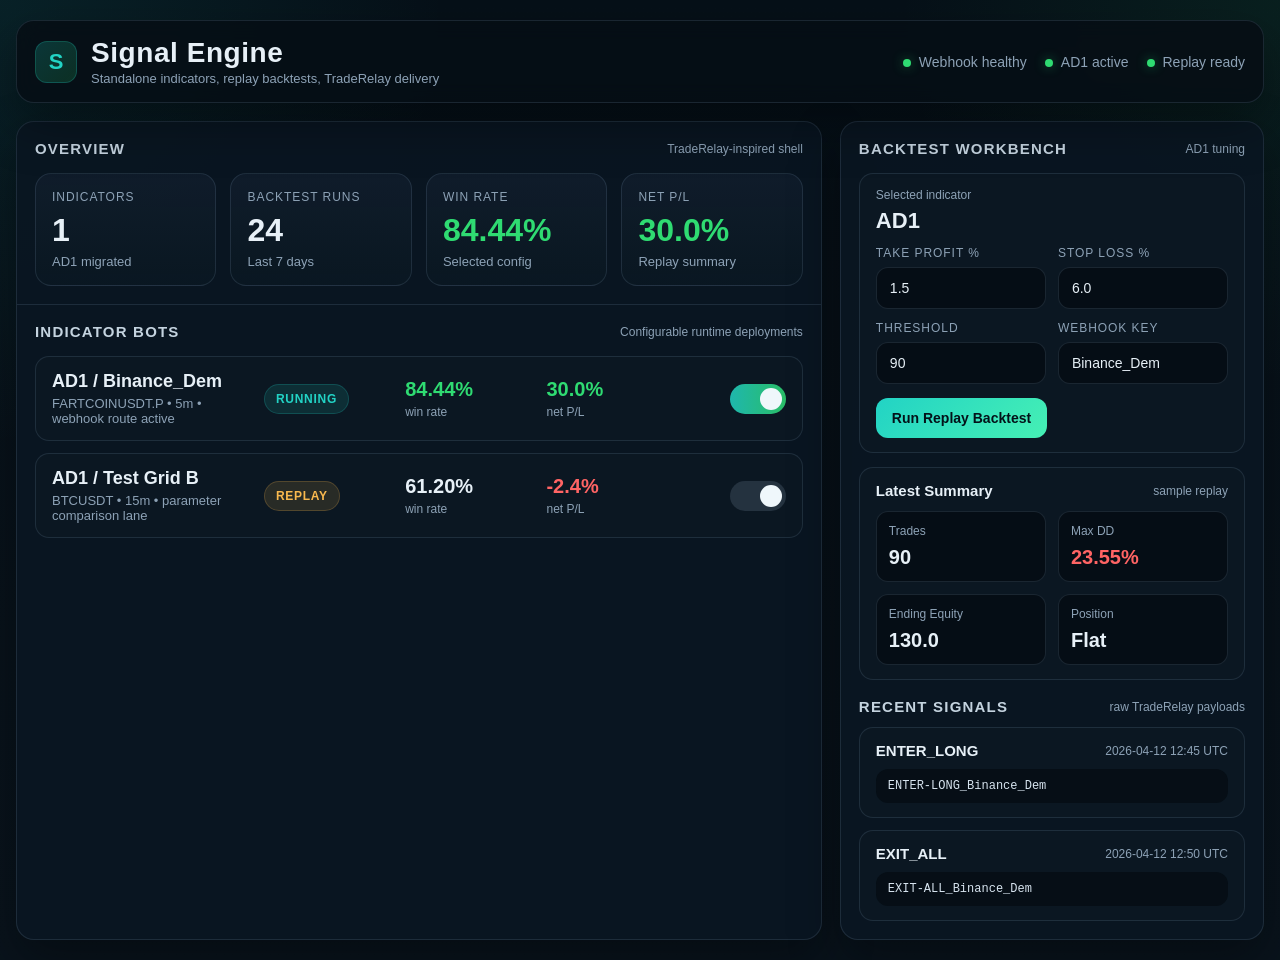
<file: ui/dashboard_mockup.html>
<!DOCTYPE html>
<html lang="en">
<head>
  <meta charset="UTF-8">
  <meta name="viewport" content="width=device-width, initial-scale=1.0">
  <title>Signal Engine Dashboard</title>
  <style>
    :root {
      --bg: #071018;
      --bg-soft: #0b1722;
      --panel: rgba(10, 22, 34, 0.92);
      --panel-strong: #0e1d2b;
      --line: rgba(120, 149, 175, 0.18);
      --text: #e7f0f7;
      --muted: #8da2b6;
      --teal: #22d3c5;
      --green: #2fdb72;
      --red: #ff6464;
      --amber: #f8b84e;
      --shadow: 0 20px 50px rgba(0, 0, 0, 0.35);
    }

    * {
      box-sizing: border-box;
    }

    body {
      margin: 0;
      min-height: 100vh;
      font-family: "Segoe UI", "Trebuchet MS", sans-serif;
      background:
        radial-gradient(circle at top left, rgba(34, 211, 197, 0.09), transparent 28%),
        radial-gradient(circle at top right, rgba(47, 219, 114, 0.08), transparent 24%),
        linear-gradient(180deg, #061018 0%, #09131c 100%);
      color: var(--text);
    }

    .shell {
      width: min(1400px, calc(100vw - 32px));
      margin: 20px auto;
    }

    .topbar {
      display: flex;
      align-items: center;
      justify-content: space-between;
      padding: 16px 18px;
      border: 1px solid var(--line);
      background: rgba(6, 14, 21, 0.88);
      border-radius: 18px;
      box-shadow: var(--shadow);
      backdrop-filter: blur(10px);
    }

    .brand {
      display: flex;
      align-items: center;
      gap: 14px;
    }

    .mark {
      width: 42px;
      height: 42px;
      border-radius: 12px;
      display: grid;
      place-items: center;
      background: linear-gradient(135deg, rgba(34, 211, 197, 0.2), rgba(47, 219, 114, 0.16));
      color: var(--teal);
      font-size: 22px;
      font-weight: 700;
      border: 1px solid rgba(34, 211, 197, 0.22);
    }

    .brand h1 {
      margin: 0;
      font-size: 28px;
      letter-spacing: 0.02em;
    }

    .brand p {
      margin: 2px 0 0;
      color: var(--muted);
      font-size: 13px;
    }

    .statusbar {
      display: flex;
      align-items: center;
      gap: 18px;
      color: var(--muted);
      font-size: 14px;
    }

    .dot {
      display: inline-block;
      width: 8px;
      height: 8px;
      border-radius: 50%;
      margin-right: 8px;
      background: var(--green);
      box-shadow: 0 0 12px rgba(47, 219, 114, 0.45);
    }

    .grid {
      display: grid;
      grid-template-columns: 1.9fr 1fr;
      gap: 18px;
      margin-top: 18px;
    }

    .panel {
      border: 1px solid var(--line);
      background: var(--panel);
      border-radius: 18px;
      box-shadow: var(--shadow);
      overflow: hidden;
    }

    .section {
      padding: 18px;
    }

    .section-title {
      display: flex;
      justify-content: space-between;
      align-items: center;
      margin-bottom: 16px;
    }

    .section-title h2,
    .section-title h3 {
      margin: 0;
      font-size: 15px;
      letter-spacing: 0.08em;
      text-transform: uppercase;
      color: #c4d3df;
    }

    .cards {
      display: grid;
      grid-template-columns: repeat(4, minmax(0, 1fr));
      gap: 14px;
    }

    .card {
      padding: 16px;
      border: 1px solid var(--line);
      border-radius: 16px;
      background: linear-gradient(180deg, rgba(16, 29, 43, 0.96), rgba(10, 23, 34, 0.94));
    }

    .label {
      color: var(--muted);
      font-size: 12px;
      text-transform: uppercase;
      letter-spacing: 0.08em;
    }

    .value {
      margin-top: 10px;
      font-size: 32px;
      font-weight: 700;
      line-height: 1;
    }

    .subvalue {
      margin-top: 8px;
      font-size: 13px;
      color: var(--muted);
    }

    .positive {
      color: var(--green);
    }

    .negative {
      color: var(--red);
    }

    .bot-list {
      display: grid;
      gap: 12px;
    }

    .bot-row {
      display: grid;
      grid-template-columns: 1.4fr 0.9fr 0.9fr 1fr 84px;
      gap: 14px;
      align-items: center;
      padding: 14px 16px;
      border: 1px solid var(--line);
      border-radius: 14px;
      background: rgba(12, 24, 35, 0.88);
    }

    .bot-name {
      font-size: 18px;
      font-weight: 600;
    }

    .bot-meta {
      margin-top: 4px;
      font-size: 13px;
      color: var(--muted);
    }

    .pill {
      justify-self: start;
      padding: 7px 11px;
      border-radius: 999px;
      font-size: 12px;
      font-weight: 700;
      letter-spacing: 0.06em;
      text-transform: uppercase;
      background: rgba(34, 211, 197, 0.12);
      color: var(--teal);
      border: 1px solid rgba(34, 211, 197, 0.2);
    }

    .metric-block strong {
      display: block;
      font-size: 20px;
    }

    .metric-block span {
      display: block;
      margin-top: 4px;
      color: var(--muted);
      font-size: 12px;
    }

    .toggle {
      width: 56px;
      height: 30px;
      border-radius: 999px;
      background: linear-gradient(90deg, rgba(34, 211, 197, 0.85), rgba(47, 219, 114, 0.85));
      position: relative;
      justify-self: end;
    }

    .toggle::after {
      content: "";
      position: absolute;
      top: 4px;
      right: 4px;
      width: 22px;
      height: 22px;
      border-radius: 50%;
      background: #eff7fb;
    }

    .log-list,
    .form-list {
      display: grid;
      gap: 12px;
    }

    .log-row,
    .form-card,
    .summary-card {
      padding: 14px 16px;
      border: 1px solid var(--line);
      border-radius: 14px;
      background: rgba(12, 24, 35, 0.88);
    }

    .log-head,
    .summary-head {
      display: flex;
      justify-content: space-between;
      align-items: center;
      gap: 12px;
      margin-bottom: 10px;
    }

    .log-head strong,
    .summary-head strong {
      font-size: 15px;
    }

    .small {
      color: var(--muted);
      font-size: 12px;
    }

    .code {
      font-family: "Consolas", "Courier New", monospace;
      font-size: 12px;
      padding: 10px 12px;
      border-radius: 12px;
      background: rgba(5, 13, 20, 0.86);
      color: #d7e4ef;
      overflow-x: auto;
    }

    .fields {
      display: grid;
      grid-template-columns: 1fr 1fr;
      gap: 12px;
      margin-top: 12px;
    }

    .field label {
      display: block;
      margin-bottom: 7px;
      font-size: 12px;
      color: var(--muted);
      text-transform: uppercase;
      letter-spacing: 0.08em;
    }

    .field .input {
      padding: 12px 13px;
      border-radius: 12px;
      border: 1px solid var(--line);
      background: rgba(5, 13, 20, 0.88);
      color: var(--text);
      font-size: 14px;
    }

    .cta {
      margin-top: 14px;
      padding: 12px 16px;
      border-radius: 12px;
      border: none;
      color: #031219;
      background: linear-gradient(135deg, var(--teal), #46f0b4);
      font-size: 14px;
      font-weight: 700;
      cursor: pointer;
    }

    .mini-grid {
      display: grid;
      grid-template-columns: 1fr 1fr;
      gap: 12px;
      margin-top: 12px;
    }

    .mini {
      padding: 12px;
      border-radius: 12px;
      background: rgba(5, 13, 20, 0.88);
      border: 1px solid var(--line);
    }

    .mini strong {
      display: block;
      font-size: 20px;
      margin-top: 8px;
    }

    @media (max-width: 1120px) {
      .grid {
        grid-template-columns: 1fr;
      }

      .cards {
        grid-template-columns: repeat(2, minmax(0, 1fr));
      }

      .bot-row {
        grid-template-columns: 1fr;
      }

      .toggle {
        justify-self: start;
      }
    }

    @media (max-width: 720px) {
      .shell {
        width: min(100vw - 18px, 1400px);
        margin: 10px auto;
      }

      .topbar {
        flex-direction: column;
        align-items: flex-start;
        gap: 14px;
      }

      .cards,
      .fields,
      .mini-grid {
        grid-template-columns: 1fr;
      }

      .value {
        font-size: 28px;
      }
    }
  </style>
</head>
<body>
  <div class="shell">
    <header class="topbar">
      <div class="brand">
        <div class="mark">S</div>
        <div>
          <h1>Signal Engine</h1>
          <p>Standalone indicators, replay backtests, TradeRelay delivery</p>
        </div>
      </div>
      <div class="statusbar">
        <span><span class="dot"></span>Webhook healthy</span>
        <span><span class="dot"></span>AD1 active</span>
        <span><span class="dot"></span>Replay ready</span>
      </div>
    </header>

    <main class="grid">
      <section class="panel">
        <div class="section">
          <div class="section-title">
            <h2>Overview</h2>
            <span class="small">TradeRelay-inspired shell</span>
          </div>

          <div class="cards">
            <div class="card">
              <div class="label">Indicators</div>
              <div class="value">1</div>
              <div class="subvalue">AD1 migrated</div>
            </div>
            <div class="card">
              <div class="label">Backtest Runs</div>
              <div class="value">24</div>
              <div class="subvalue">Last 7 days</div>
            </div>
            <div class="card">
              <div class="label">Win Rate</div>
              <div class="value positive">84.44%</div>
              <div class="subvalue">Selected config</div>
            </div>
            <div class="card">
              <div class="label">Net P/L</div>
              <div class="value positive">30.0%</div>
              <div class="subvalue">Replay summary</div>
            </div>
          </div>
        </div>

        <div class="section" style="border-top: 1px solid var(--line);">
          <div class="section-title">
            <h2>Indicator Bots</h2>
            <span class="small">Configurable runtime deployments</span>
          </div>

          <div class="bot-list">
            <div class="bot-row">
              <div>
                <div class="bot-name">AD1 / Binance_Dem</div>
                <div class="bot-meta">FARTCOINUSDT.P • 5m • webhook route active</div>
              </div>
              <div class="pill">Running</div>
              <div class="metric-block">
                <strong class="positive">84.44%</strong>
                <span>win rate</span>
              </div>
              <div class="metric-block">
                <strong class="positive">30.0%</strong>
                <span>net P/L</span>
              </div>
              <div class="toggle" aria-hidden="true"></div>
            </div>

            <div class="bot-row">
              <div>
                <div class="bot-name">AD1 / Test Grid B</div>
                <div class="bot-meta">BTCUSDT • 15m • parameter comparison lane</div>
              </div>
              <div class="pill" style="background: rgba(248, 184, 78, 0.12); color: var(--amber); border-color: rgba(248, 184, 78, 0.2);">Replay</div>
              <div class="metric-block">
                <strong>61.20%</strong>
                <span>win rate</span>
              </div>
              <div class="metric-block">
                <strong class="negative">-2.4%</strong>
                <span>net P/L</span>
              </div>
              <div class="toggle" aria-hidden="true" style="background: rgba(85, 102, 119, 0.35);"></div>
            </div>
          </div>
        </div>
      </section>

      <aside class="panel">
        <div class="section">
          <div class="section-title">
            <h3>Backtest Workbench</h3>
            <span class="small">AD1 tuning</span>
          </div>

          <div class="form-card">
            <div class="small">Selected indicator</div>
            <div style="font-size: 22px; font-weight: 700; margin-top: 6px;">AD1</div>
            <div class="fields">
              <div class="field">
                <label>Take Profit %</label>
                <div class="input">1.5</div>
              </div>
              <div class="field">
                <label>Stop Loss %</label>
                <div class="input">6.0</div>
              </div>
              <div class="field">
                <label>Threshold</label>
                <div class="input">90</div>
              </div>
              <div class="field">
                <label>Webhook Key</label>
                <div class="input">Binance_Dem</div>
              </div>
            </div>
            <button class="cta">Run Replay Backtest</button>
          </div>

          <div class="summary-card" style="margin-top: 14px;">
            <div class="summary-head">
              <strong>Latest Summary</strong>
              <span class="small">sample replay</span>
            </div>
            <div class="mini-grid">
              <div class="mini">
                <div class="small">Trades</div>
                <strong>90</strong>
              </div>
              <div class="mini">
                <div class="small">Max DD</div>
                <strong class="negative">23.55%</strong>
              </div>
              <div class="mini">
                <div class="small">Ending Equity</div>
                <strong>130.0</strong>
              </div>
              <div class="mini">
                <div class="small">Position</div>
                <strong>Flat</strong>
              </div>
            </div>
          </div>

          <div class="section-title" style="margin-top: 18px; margin-bottom: 12px;">
            <h3>Recent Signals</h3>
            <span class="small">raw TradeRelay payloads</span>
          </div>
          <div class="log-list">
            <div class="log-row">
              <div class="log-head">
                <strong>ENTER_LONG</strong>
                <span class="small">2026-04-12 12:45 UTC</span>
              </div>
              <div class="code">ENTER-LONG_Binance_Dem</div>
            </div>
            <div class="log-row">
              <div class="log-head">
                <strong>EXIT_ALL</strong>
                <span class="small">2026-04-12 12:50 UTC</span>
              </div>
              <div class="code">EXIT-ALL_Binance_Dem</div>
            </div>
          </div>
        </div>
      </aside>
    </main>
  </div>
</body>
</html>
</file>
